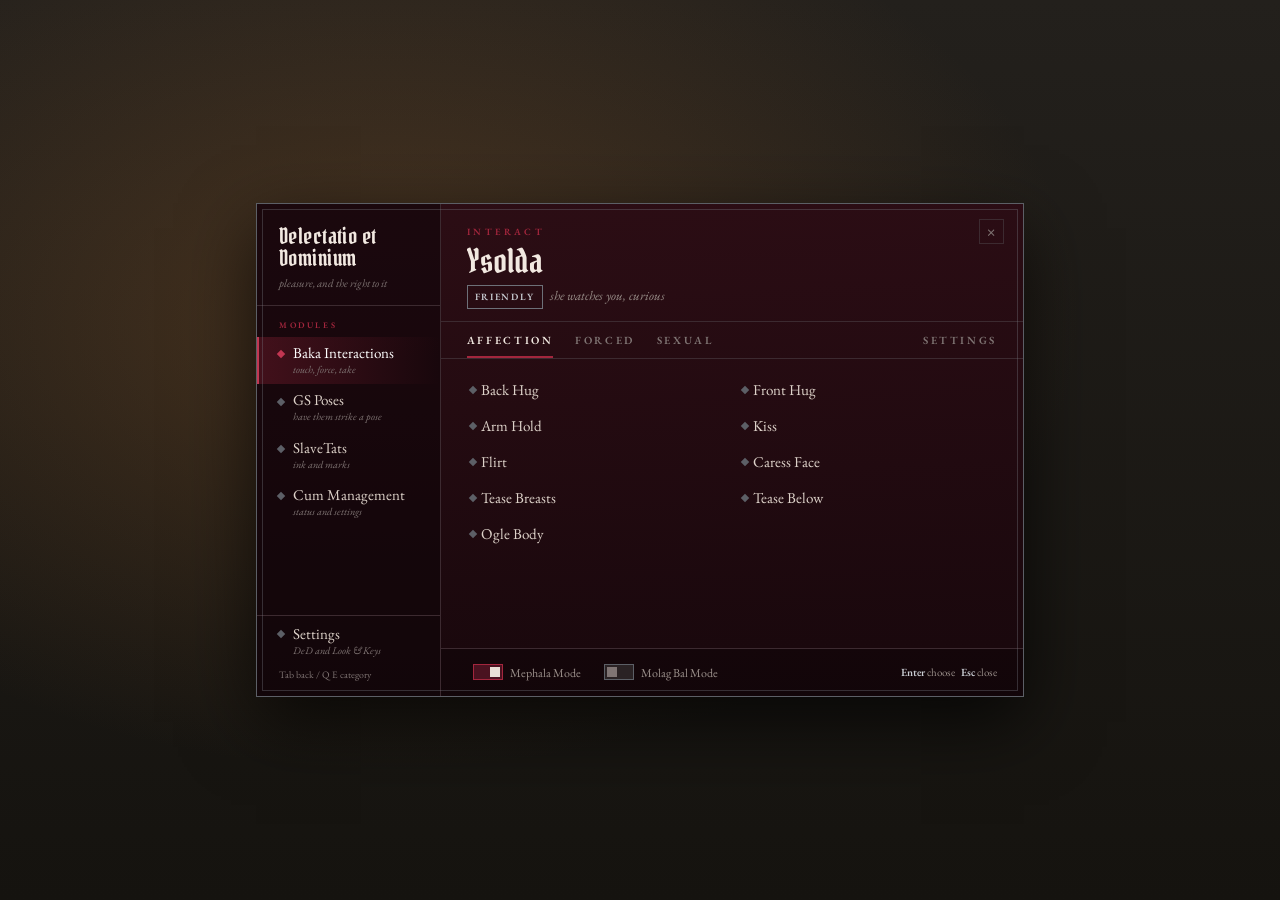
<file: Magelight/DeD/views/panel/index.html>
<!doctype html>
<html>
  <head>
    <meta charset="utf-8" />
    <title>DeD Panel</title>
    <script type="module" src="./assets/panel-Clhif5Eg.js"></script>
    <link rel="stylesheet" href="./assets/panel-CGvv1Tgl.css">
  </head>
  <body>
    <div id="root"></div>
  </body>
</html>
</file>
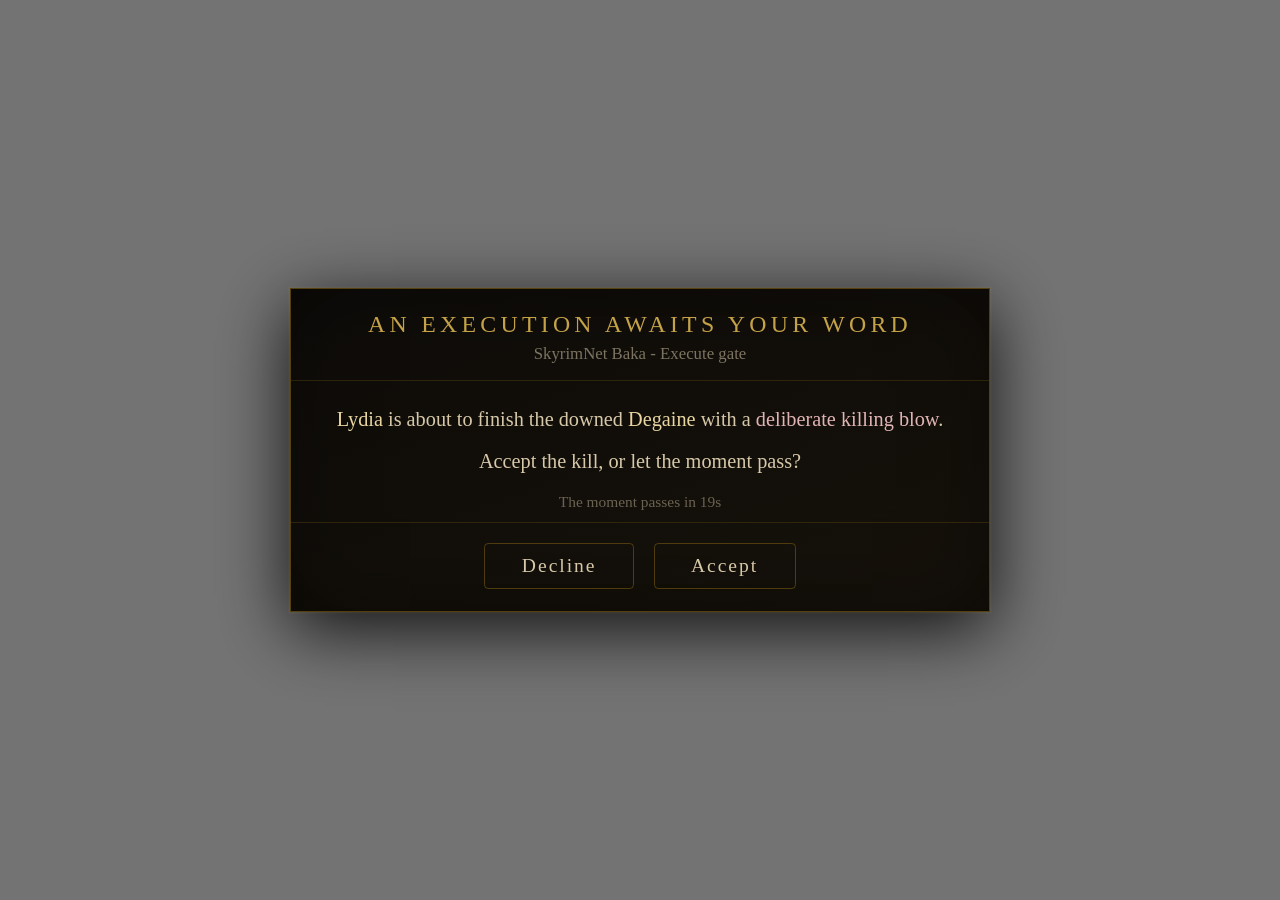
<file: Magelight/DeD/views/baka/execconfirm/index.html>
<!DOCTYPE html>
<html lang="en">
<head>
<meta charset="UTF-8">
<title>SNBaka Execute Confirm</title>
<style>
  *, *::before, *::after { box-sizing: border-box; margin: 0; padding: 0; user-select: none; }
  body { width: 100vw; height: 100vh; overflow: hidden; background: transparent;
         font-family: 'Palatino Linotype', 'Book Antiqua', Palatino, serif; }
  #backdrop { position: fixed; inset: 0; display: flex; align-items: center; justify-content: center;
              background: rgba(0,0,0,0.55); opacity: 0; pointer-events: none; transition: opacity .18s ease; }
  #backdrop.visible { opacity: 1; pointer-events: all; }
  #panel { zoom: 1.4; position: relative; min-width: 460px; max-width: 560px; width: 500px;
           display: flex; flex-direction: column;
           background: linear-gradient(160deg, rgba(10,8,5,.97) 0%, rgba(18,13,6,.97) 100%);
           border: 1px solid rgba(139,105,20,.55);
           box-shadow: 0 0 0 1px rgba(196,162,72,.08), 0 12px 48px rgba(0,0,0,.85), inset 0 0 60px rgba(0,0,0,.4);
           transform: translateY(-10px) scale(.99); opacity: 0; transition: transform .18s ease, opacity .18s ease; }
  #backdrop.visible #panel { transform: none; opacity: 1; }
  h1 { font-size: 17px; font-weight: normal; letter-spacing: .18em; text-transform: uppercase;
       color: #c4a248; padding: 16px 18px 4px; text-align: center; }
  .hint { font-size: 12px; color: rgba(214,200,168,.55); text-align: center; padding: 0 18px 12px;
          border-bottom: 1px solid rgba(139,105,20,.25); }
  .body { padding: 16px 20px 8px; }
  .line { font-size: 14.5px; color: #d6c8a8; text-align: center; line-height: 1.5; }
  .line .who { color: #e8d5a0; }
  .line .deed { color: #e0b4b4; }
  .timer { font-size: 11px; color: rgba(214,200,168,.45); text-align: center; padding-top: 12px; }
  .footer { display: flex; justify-content: center; gap: 14px; padding: 14px 16px 16px;
            border-top: 1px solid rgba(139,105,20,.25); }
  .btn { font-size: 14px; letter-spacing: .1em; color: #d6c8a8; padding: 8px 26px; border-radius: 3px;
         border: 1px solid rgba(139,105,20,.5); cursor: pointer; }
  .btn:hover { border-color: #c4a248; color: #e8d5a0; }
  .btn.deny:hover { border-color: rgba(180,80,80,.75); color: #e0b4b4; }
</style>
</head>
<body>
<div id="backdrop">
  <div id="panel">
    <h1>An Execution Awaits Your Word</h1>
    <div class="hint">SkyrimNet Baka - Execute gate</div>
    <div class="body">
      <div class="line"><span class="who" id="who-init">?</span> is about to finish the downed
        <span class="who" id="who-tgt">?</span> with a <span class="deed">deliberate killing blow</span>.</div>
      <div class="line" style="padding-top:8px;">Accept the kill, or let the moment pass?</div>
      <div class="timer" id="tmr"></div>
    </div>
    <div class="footer">
      <div class="btn deny" id="btn-decline">Decline</div>
      <div class="btn" id="btn-accept">Accept</div>
    </div>
  </div>
</div>
<script>
var CLOSE_MS = 20000, _t0 = 0, _tid = 0, _closed = false;

function _el(id) { return document.getElementById(id); }

// C++ entry: snbaka_open_execconfirm('Initiator Name', 'Target Name')
window.snbaka_open_execconfirm = function(iniName, tgtName) {
  _closed = false;
  _el('who-init').textContent = iniName || 'Someone';
  _el('who-tgt').textContent  = tgtName || 'someone';
  _el('backdrop').classList.add('visible');
  _t0 = Date.now();
  clearInterval(_tid);
  _tid = setInterval(function() {
    var left = Math.max(0, CLOSE_MS - (Date.now() - _t0));
    _el('tmr').textContent = left > 0 ? ('The moment passes in ' + Math.ceil(left / 1000) + 's')
                                      : '';
    if (left <= 0) _finish('-1');   // timeout: decline (Papyrus also runs its own bound)
  }, 250);
};

function _finish(v) {
  if (_closed) return;
  _closed = true;
  clearInterval(_tid);
  _el('tmr').textContent = '';
  _el('backdrop').classList.remove('visible');
  if (typeof window.snbaka_chose === 'function') window.snbaka_chose(v);
  else console.log('[SNBaka] execconfirm =', v, '(snbaka_chose unavailable in browser preview)');
}

_el('btn-accept').addEventListener('click',  function() { _finish('0'); });
_el('btn-decline').addEventListener('click', function() { _finish('-1'); });
_el('backdrop').addEventListener('click', function(e) { if (e.target.id === 'backdrop') _finish('-1'); });
document.addEventListener('keydown', function(e) {
  if (e.key === 'Escape')      { e.preventDefault(); _finish('-1'); }
  else if (e.key === 'Enter')  { e.preventDefault(); _finish('0'); }
});

// Browser preview (inert inside Skyrim: Magelight, formerly PrismaUI)
(function () {
  if (typeof window.snbaka_chose === 'function') return;          // bridge already injected
// [Magelight Phase 1] Magelight loads pages from their real path and installs window.__MAGELIGHT__
// before any page script, so that marker is the in-game test now (the PrismaUI file:///views/ test stays harmless).
  if ((location.href.indexOf('file:///views/') === 0 || typeof window.__MAGELIGHT__ === 'object')) return;      // [REV-161 fix 2.2] in-game PrismaUI:
  // the C++ bridge registers the snbaka_chose listener AFTER this page's scripts run,
  // so the typeof guard alone passes at page-load in-game and fired the stub popup
  // (the phantom "Lydia is about to finish Degaine" dialog). PrismaUI serves views
  // from file:///views/ -- a plain browser preview of the repo never does. Gate on that.
  window.snbaka_open_execconfirm('Lydia', 'Degaine');
})();
</script>
</body>
</html>
</file>
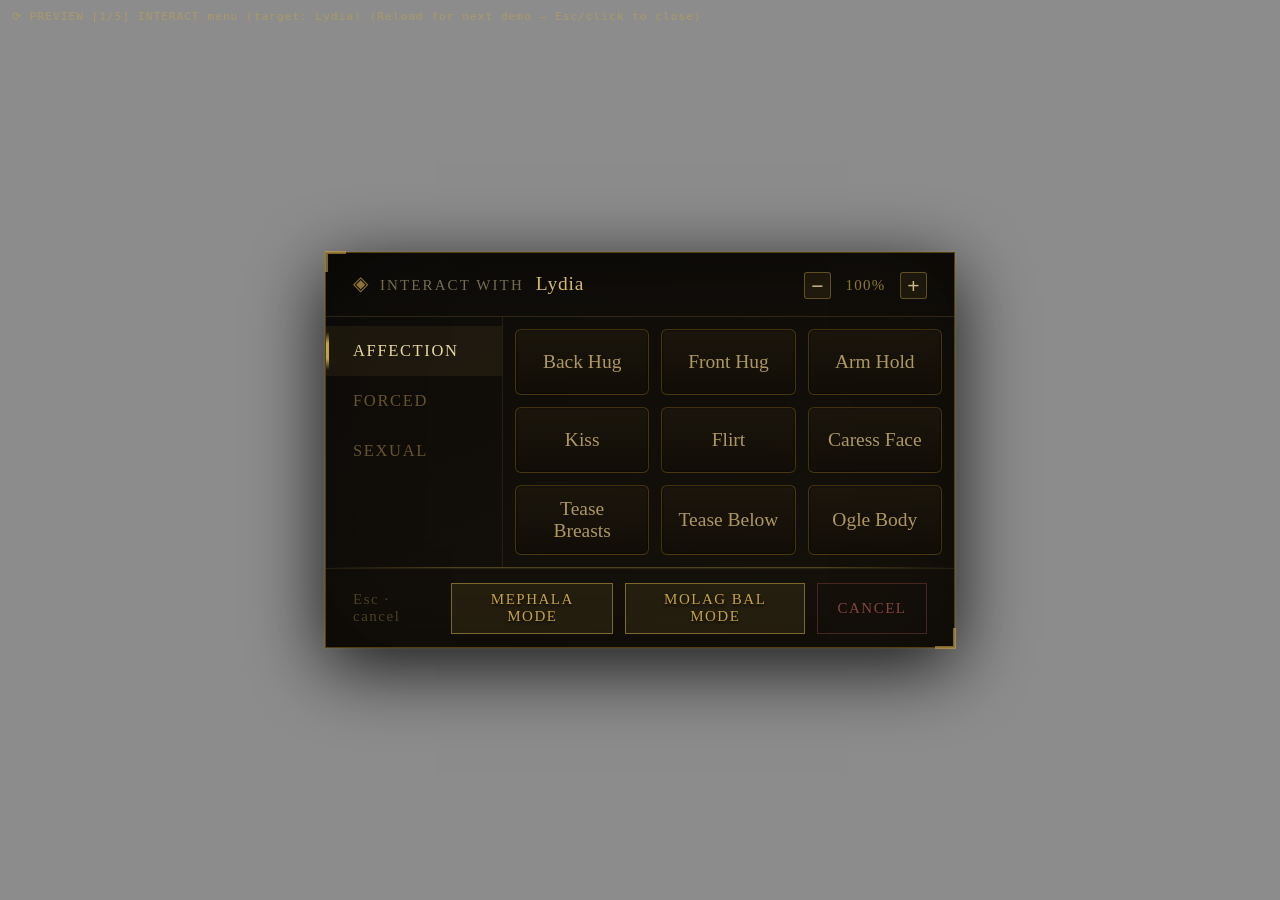
<file: Magelight/DeD/views/baka/menu/index.html>
<!DOCTYPE html>
<html lang="en">
<head>
  <meta charset="UTF-8">
  <meta name="viewport" content="width=device-width, initial-scale=1.0">
  <title>SNBaka Menu</title>
  <style>
    /* ── Reset ──────────────────────────────────────── */
    *, *::before, *::after {
      box-sizing: border-box;
      margin: 0; padding: 0;
      user-select: none;
    }

    body {
      width: 100vw; height: 100vh;
      overflow: hidden;
      background: transparent;
      font-family: 'Palatino Linotype', 'Book Antiqua', Palatino, serif;
    }

    /* ── Backdrop ────────────────────────────────────── */
    #backdrop {
      position: fixed; inset: 0;
      display: flex;
      align-items: center;
      justify-content: center;
      background: rgba(0, 0, 0, 0.45);
      opacity: 0;
      pointer-events: none;
      transition: opacity 0.22s ease;
    }
    #backdrop.visible {
      opacity: 1;
      pointer-events: all;
    }

    /* ── Panel ───────────────────────────────────────── */
    #panel {
      zoom: 1.5;
      position: relative;
      min-width: 380px;
      max-width: 460px;
      width: 420px;
      /* REV-150 3.1 (panel-width fix, JS/CSS only): the panel is WIDTH-fixed
         but its height was content-unbounded -- with the REV-147 no-target
         overlay row added on top of the greyed tab/action grid, the panel
         (scaled by `zoom`, base 1.5, user 0.6-2.0) can exceed the PrismaUI
         viewport, and body{overflow:hidden} then clips the FOOTER buttons
         off-screen (the dogfood finding: no-target panel "does not fit its
         buttons"). Fix = auto-height per content, viewport-capped: the cap
         divides by the live zoom factor so the SCALED panel never exceeds
         100vh; --sn-zoom is kept in sync with panel.style.zoom by
         snbakaApplyScale(). Targeted mode is unchanged (the cap only binds
         when content alone would overflow). */
      max-height: calc(100vh / var(--sn-zoom, 1.5));
      display: flex;
      flex-direction: column;
      background:
        linear-gradient(160deg,
          rgba(10, 8, 5, 0.97) 0%,
          rgba(18, 13, 6, 0.97) 100%);
      border: 1px solid rgba(139, 105, 20, 0.55);
      box-shadow:
        0 0 0 1px rgba(196, 162, 72, 0.08),
        0 12px 48px rgba(0, 0, 0, 0.85),
        inset 0 0 60px rgba(0, 0, 0, 0.4);
      transform: translateY(-10px) scale(0.99);
      opacity: 0;
      transition: transform 0.22s ease, opacity 0.22s ease;
    }
    #backdrop.visible #panel {
      transform: translateY(0) scale(1);
      opacity: 1;
    }

    /* REV-159 3.1 (dogfood fix; JS/CSS only): the no-target state is still
       too narrow (the REV-150 fix capped HEIGHT only). The no-target session
       gets an AUTO-WIDTH class: width follows content between widened
       bounds, so the "no target selected" overlay + mode footer render
       comfortably at any ui-scale. Targeted mode is UNCHANGED (fixed 420px).
       The max is zoom-safe the same way the height cap is: at the default
       zoom 1.5 the scaled panel stays inside a 100vw viewport. */
    #panel.no-target {
      width: auto;
      min-width: 460px;
      max-width: 600px;
    }

    /* Gold corner accents */
    #panel::before,
    #panel::after {
      content: '';
      position: absolute;
      width: 14px; height: 14px;
      border-color: rgba(196, 162, 72, 0.6);
      border-style: solid;
      pointer-events: none;
      z-index: 1;
    }
    #panel::before {
      top: -1px; left: -1px;
      border-width: 2px 0 0 2px;
    }
    #panel::after {
      bottom: -1px; right: -1px;
      border-width: 0 2px 2px 0;
    }

    /* ── Header ──────────────────────────────────────── */
    .panel-header {
      padding: 13px 18px 11px;
      border-bottom: 1px solid rgba(196, 162, 72, 0.18);
      display: flex;
      align-items: baseline;
      gap: 8px;
    }

    /* ── Window-size multiplier (UI scale) ── */
    .ui-scale {
      margin-left: auto;
      align-self: center;
      display: inline-flex;
      align-items: center;
      gap: 6px;
    }
    .ui-scale-btn {
      width: 18px; height: 18px;
      padding: 0;
      line-height: 15px;
      text-align: center;
      font-size: 14px;
      cursor: pointer;
      border-radius: 2px;
      color: rgba(220, 200, 150, 0.9);
      background: rgba(196, 162, 72, 0.08);
      border: 1px solid rgba(196, 162, 72, 0.40);
    }
    .ui-scale-btn:hover { background: rgba(196, 162, 72, 0.22); }
    .ui-scale-val {
      min-width: 34px;
      text-align: center;
      font-size: 10px;
      letter-spacing: .08em;
      color: rgba(196, 162, 72, 0.70);
      font-variant-numeric: tabular-nums;
    }
    .header-icon {
      color: rgba(196, 162, 72, 0.7);
      font-size: 13px;
      flex-shrink: 0;
    }
    .header-label {
      color: rgba(200, 185, 140, 0.55);
      font-size: 10px;
      letter-spacing: 0.14em;
      text-transform: uppercase;
    }
    .header-target {
      color: #d4b86a;
      font-size: 13px;
      letter-spacing: 0.04em;
      flex: 1;
    }

    /* ── INTERACT MODE layout ────────────────────────── */
    #mode-interact { display: flex; }

    /* Category tabs — left column */
    .tab-list {
      width: 118px;
      flex-shrink: 0;
      border-right: 1px solid rgba(196, 162, 72, 0.12);
      padding: 6px 0;
    }
    .tab {
      position: relative;
      padding: 10px 15px 10px 18px;
      color: rgba(160, 130, 70, 0.6);
      font-size: 11px;
      letter-spacing: 0.1em;
      text-transform: uppercase;
      cursor: pointer;
      transition: color 0.14s, background 0.14s;
    }
    .tab:hover {
      color: #c4a248;
      background: rgba(196, 162, 72, 0.04);
    }
    .tab.active {
      color: #e8d8a0;
      background: rgba(196, 162, 72, 0.08);
    }
    .tab.active::before {
      content: '';
      position: absolute;
      left: 0; top: 4px; bottom: 4px;
      width: 2px;
      background: linear-gradient(
        to bottom,
        transparent,
        #c4a248 30%,
        #c4a248 70%,
        transparent
      );
    }

    /* Action grid — right column: rectangular buttons, 2 per row */
    .action-list {
      flex: 1;
      min-height: 0;
      padding: 8px;
      display: grid;
      grid-template-columns: 1fr 1fr;
      gap: 8px;
      align-content: start;
      overflow-y: auto;
    }
    .action-item {
      position: relative;
      display: flex;
      align-items: center;
      justify-content: center;
      text-align: center;
      min-height: 44px;
      padding: 8px 10px;
      color: rgba(200, 175, 110, 0.85);
      font-size: 13px;
      cursor: pointer;
      border: 1px solid rgba(139, 105, 20, 0.4);
      border-radius: 4px;
      background: linear-gradient(180deg, rgba(34, 27, 14, 0.65), rgba(18, 14, 7, 0.65));
      box-shadow: inset 0 0 0 1px rgba(0, 0, 0, 0.25);
      transition: color 0.12s, border-color 0.12s, background 0.12s, transform 0.06s;
    }
    .action-item:hover, .action-item:focus {
      color: #f3e6b6;
      border-color: #c4a248;
      background: linear-gradient(180deg, rgba(58, 44, 18, 0.85), rgba(30, 22, 9, 0.85));
      outline: none;
    }
    .action-item:active { transform: translateY(1px); }
    /* QTE marker — small badge top-right so the player knows to be ready */
    .action-item .qte-badge {
      position: absolute;
      top: 3px;
      right: 4px;
      font-size: 8px;
      font-weight: 700;
      letter-spacing: 0.5px;
      color: #e6b34d;
      border: 1px solid rgba(230, 179, 77, 0.55);
      border-radius: 3px;
      padding: 0 3px;
      line-height: 12px;
      background: rgba(0, 0, 0, 0.35);
    }

    /* ── SEX SPANK / ENCOUNTER MODE ──────────────────── */
    #mode-sex, #mode-encounter {
      padding: 14px 18px 10px;
      display: flex;
      flex-direction: column;
      gap: 7px;
    }
    /* Encounter step progress dots */
    .enc-progress {
      display: flex;
      gap: 5px;
      margin-bottom: 4px;
    }
    .enc-dot {
      width: 22px; height: 3px;
      background: rgba(196, 162, 72, 0.18);
    }
    .enc-dot.done   { background: rgba(196, 162, 72, 0.7); }
    .enc-dot.active { background: #d4b86a; }
    .sex-label {
      color: rgba(160, 130, 70, 0.6);
      font-size: 10px;
      letter-spacing: 0.14em;
      text-transform: uppercase;
      margin-bottom: 3px;
    }
    .name-btn {
      display: block;
      width: 100%;
      padding: 9px 15px;
      background: rgba(196, 162, 72, 0.05);
      border: 1px solid rgba(196, 162, 72, 0.18);
      color: #c4a248;
      font-family: inherit;
      font-size: 13px;
      letter-spacing: 0.03em;
      text-align: left;
      cursor: pointer;
      transition: background 0.14s, border-color 0.14s, color 0.14s, padding-left 0.13s;
    }
    .name-btn:hover {
      background: rgba(196, 162, 72, 0.12);
      border-color: rgba(196, 162, 72, 0.45);
      color: #e8d8a0;
      padding-left: 19px;
    }
    /* "You" / "Yourself" button — cool silver tone */
    .name-btn.you-btn {
      border-color: rgba(140, 175, 210, 0.25);
      color: rgba(160, 195, 230, 0.8);
      background: rgba(140, 175, 210, 0.04);
    }
    .name-btn.you-btn:hover {
      background: rgba(140, 175, 210, 0.1);
      border-color: rgba(140, 175, 210, 0.5);
      color: #c0d8f0;
      padding-left: 19px;
    }

    /* ── REV-146a 4.2: ambient mode buttons restyled to MATCH THE PANEL ── */
    /* (dogfood finding: the old shared .btn styling rendered darker / hard
       to see against the panel). Same gold language as the accents + tabs. */
    #btn-mephala, #btn-molagbal {
      border: 1px solid rgba(196, 162, 72, 0.55);
      color: #c4a248;
      background: rgba(196, 162, 72, 0.10);
      text-shadow: 0 1px 2px rgba(0, 0, 0, 0.8);
    }
    #btn-mephala:hover, #btn-molagbal:hover {
      border-color: rgba(220, 185, 95, 0.85);
      color: #e6c35a;
      background: rgba(196, 162, 72, 0.22);
    }
    #btn-mephala:active, #btn-molagbal:active {
      background: rgba(196, 162, 72, 0.30);
    }

    /* ── REV-147 Feature B: live ON/OFF highlight (payload-pushed state) ── */
    /* Pushed from Papyrus via the DLL (window.snbakaSetModeStates, the
       SetGetUpCharge invoke pattern) at panel open and after every toggle. */
    #btn-mephala.on, #btn-molagbal.on {
      border-color: rgba(230, 195, 100, 0.95);
      color: #ecd28a;
      background: rgba(196, 162, 72, 0.30);
      box-shadow: 0 0 10px rgba(196, 162, 72, 0.35);
    }

    /* ── REV-147 Feature A: no-target session ("no target selected" overlay) ── */
    /* User ruling: power with no target opens the panel; all target-actions
       greyed + the overlay; the two ambient-mode buttons stay live. */
    /* REV-150 3.1: the interact row must be able to SHRINK (flex chain with
       min-height:0) so the panel cap converts an oversized action grid into
       an internal scroll instead of overflowing the footer. */
    .interact-row {
      display: flex;
      min-height: 0;
      flex: 1;
      overflow: hidden;
    }
    #mode-interact {
      display: flex;
      flex-direction: column;
      min-height: 0;
      overflow: hidden;
    }
    /* REV-150 3.1 no-target compaction: a no-target session renders the FULL
       greyed grid plus the overlay; compact the greyed rows so the ambient
       footer buttons sit inside the viewport without scrolling. Targeted
       sessions never match this selector - unchanged rendering. */
    #panel.no-target .action-item {
      min-height: 0;
      padding: 6px 8px;
      font-size: 11px;
    }
    #panel.no-target .tab {
      padding: 6px 15px 6px 18px;
    }
    #no-target-overlay {
      margin: 10px 18px 4px;
      padding: 7px 10px;
      border: 1px dashed rgba(196, 162, 72, 0.45);
      color: rgba(230, 195, 90, 0.85);
      background: rgba(196, 162, 72, 0.06);
      font-size: 11px;
      letter-spacing: 0.12em;
      text-transform: uppercase;
      text-align: center;
    }
    #panel.no-target .tab,
    #panel.no-target .action-item {
      opacity: 0.28;
      pointer-events: none;
    }

    /* ── Footer ──────────────────────────────────────── */
    .panel-footer {
      padding: 9px 18px;
      border-top: 1px solid rgba(196, 162, 72, 0.12);
      display: flex;
      align-items: center;
      justify-content: space-between;
      gap: 10px;
    }
    .footer-hint {
      color: rgba(100, 85, 50, 0.7);
      font-size: 10px;
      letter-spacing: 0.1em;
    }
    .footer-buttons {
      display: flex;
      gap: 8px;
    }
    .btn {
      padding: 5px 13px;
      font-family: inherit;
      font-size: 10px;
      letter-spacing: 0.1em;
      text-transform: uppercase;
      cursor: pointer;
      background: transparent;
      transition: border-color 0.14s, color 0.14s, background 0.14s;
    }
    #btn-back {
      border: 1px solid rgba(196, 162, 72, 0.25);
      color: rgba(160, 130, 70, 0.6);
    }
    #btn-back:hover {
      border-color: rgba(196, 162, 72, 0.6);
      color: #c4a248;
    }
    .btn-cancel {
      border: 1px solid rgba(170, 80, 80, 0.35);
      color: rgba(180, 90, 90, 0.7);
    }
    .btn-cancel:hover {
      border-color: rgba(210, 90, 90, 0.65);
      color: #c86868;
      background: rgba(200, 80, 80, 0.07);
    }

    /* ── Thin gold divider ───────────────────────────── */
    .gold-rule {
      height: 1px;
      background: linear-gradient(
        to right,
        transparent, rgba(196, 162, 72, 0.35) 20%,
        rgba(196, 162, 72, 0.35) 80%, transparent
      );
    }

    /* ── Utility ─────────────────────────────────────── */
    .hidden { display: none !important; }
  </style>
</head>
<body>

<div id="backdrop" onclick="onBackdropClick(event)">
  <div id="panel">

    <!-- ── Header ── -->
    <div class="panel-header">
      <span class="header-icon">◈</span>
      <span class="header-label" id="header-label">Interact</span>
      <span class="header-target" id="header-target"></span>
      <span class="ui-scale" title="Window size">
        <button class="ui-scale-btn" onclick="snbakaBumpScale(-1)">&minus;</button>
        <span class="ui-scale-val" id="ui-scale-val">100%</span>
        <button class="ui-scale-btn" onclick="snbakaBumpScale(1)">+</button>
      </span>
    </div>

    <!-- ══ INTERACT MODE ══ -->
    <div id="mode-interact" class="hidden">
      <!-- REV-147 Feature A: no-target overlay ("no target selected", user-ruled,
           register-cited, 17b precedent). Hidden unless the panel is in a no-target
           session; the tabs/actions below it grey out via #panel.no-target CSS.
           REV-150 3.1: the row uses the .interact-row class (was an inline
           display:flex) so the viewport-capped panel can shrink + scroll it. -->
      <div id="no-target-overlay" class="hidden">no target selected</div>
      <div class="interact-row">
        <div class="tab-list" id="tab-list"></div>
        <div class="action-list" id="action-list"></div>
      </div>
    </div>

    <!-- ══ SEX SPANK MODE ══ -->
    <div id="mode-sex" class="hidden">
      <div id="sex-list"></div>
    </div>

    <!-- ══ ENCOUNTER (SexLab setup) MODE ══ -->
    <div id="mode-encounter" class="hidden">
      <div class="enc-progress" id="enc-progress"></div>
      <div id="enc-list"></div>
    </div>

    <div class="gold-rule"></div>

    <!-- ── Footer ── -->
    <div class="panel-footer">
      <span class="footer-hint" id="footer-hint">Esc · cancel</span>
      <div class="footer-buttons">
        <!-- REV-145 3.6: ambient mode buttons (GS footer-button pattern -> SNBaka.* keys;
             blind send, Papyrus arbitrates: flips the StorageUtil mode flag + notification). -->
        <button class="btn" id="btn-mephala" onclick="toggleMephala()">Mephala Mode</button>
        <button class="btn" id="btn-molagbal" onclick="toggleMolagBal()">Molag Bal Mode</button>
        <button class="btn hidden" id="btn-back" onclick="goBack()">← Back</button>
        <button class="btn btn-cancel" onclick="cancel()">Cancel</button>
      </div>
    </div>

  </div>
</div>

<script>
// ════════════════════════════════════════════════════════════
//  ACTION TABLE
//  id maps directly to Papyrus _DispatchInteractAction(choice)
// ════════════════════════════════════════════════════════════
const BASE_CATEGORIES = [
  { id: 'affectionate', label: 'Affection' },
  { id: 'forced',       label: 'Forced'       },
  { id: 'sexual',       label: 'Sexual'       },
];
const BASE_ACTIONS = {
  affectionate: [
    { id: 0,  label: 'Back Hug'      },
    { id: 1,  label: 'Front Hug'     },
    { id: 24, label: 'Arm Hold'      },
    { id: 2,  label: 'Kiss'          },
    { id: 3,  label: 'Flirt'         },
    { id: 16, label: 'Caress Face'   },
    { id: 17, label: 'Tease Breasts' },
    { id: 18, label: 'Tease Below'   },
    { id: 12, label: 'Ogle Body'     },
  ],
  forced: [
    { id: 4,  label: 'Grab Hold',     qte: true },
    { id: 5,  label: 'Struggle',      qte: true },
    { id: 6,  label: 'Choke Behind',  qte: true },
    { id: 7,  label: 'Womb Hit'       },
    { id: 8,  label: 'Forced Kiss'    },
    { id: 13, label: 'Drunk Exploit', qte: true },
    { id: 14, label: 'Drug Food'      },
  ],
  sexual: [
    { id: 9,  label: 'Spank'         },
    { id: 10, label: 'Touch Chest'   },
    { id: 11, label: 'Examine'       },
    { id: 19, label: 'Suck Breasts'  },
    { id: 20, label: 'Suck Privates' },
    { id: 21, label: 'Play Privates' },
    { id: 15, label: 'Fondle'        },
    { id: 22, label: 'Investigate'   },
    { id: 23, label: 'Inspect'       },
  ],
};

// Downed-victim-only actions (Escalate/HelpUp/Execute/Tie/etc). IDs stay 0-7, UNCHANGED wire
// contract with Papyrus _DispatchDownedAction's own top-level 0-7 handling. When this list is
// merged alongside the regular paired-animation tabs (see snbaka_open_downed below), those other
// tabs get +100 added to their ids so a single numeric choice can never collide between the two
// ranges — Papyrus routes anything >= 100 straight back into the normal interact dispatcher.
const DOWNED_ACTIONS = [
  { id: 0, label: 'Choke Down'  },
  { id: 1, label: 'Investigate' },
  { id: 2, label: 'Inspect'     },
  { id: 3, label: 'Stand Back'  },
  { id: 4, label: 'Help Up'     },
  { id: 5, label: 'Execute'     },
  { id: 6, label: 'Tie Up'      },
  { id: 7, label: 'Untie'       },
  // REV-74 rider 1 — tattoo service entries. UNCONDITIONAL affordance (ruling ②B): the host
  // shows them always; the service handles SlaveTats absence gracefully (empty-state picker /
  // silent no-op). Papyrus handles 8/9; the DLL's numeric pipe is untouched.
  { id: 8, label: 'Apply Tattoo' },
  { id: 9, label: 'Remove Tattoos' },
  // REV-144 — the Strip action (baka-module.md REV-134e spec + REV-136 rulings
  // (i)(a)/(ii)(b)/(iii); built this rev, BEFORE the daemon, so the action pool is
  // complete at daemon launch). id 10 strips the downed victim (player-clicked, ungated);
  // id 11 "Allow to dress" (renamed REV-146a Task 10, user-authored verbatim) restores ONLY our tracked queue (restore OFF by default after
  // the strip — it stays off until this tile activates it). Same unconditional-affordance
  // contract as 8/9 (ruling ②B): the button list is host surface; Papyrus handles
  // empty-state refusals reason-coded. The DLL's numeric pipe is untouched (ids 10/11
  // sit below the +100 regular-pick offset).
  { id: 10, label: 'Strip'         },
  { id: 11, label: 'Allow to dress' },
  // REV-164 (Issue #3, user ruling): the "Force Tattoo" tile (id 12) is
  // RETIRED from the panel -- the LLM lane (ApplyTattoo action, now
  // downed-gated + decoupled from the configured-set requirement per the
  // REV-164 why-trace) and the gated AI-aggressor daemon lane cover both
  // remaining surfaces; the tile was the silent-[noset] failure surface.
  // The DLL's numeric pipe is untouched (id 12 simply no longer ships).
];

// In-combat "Grapple" menu — shown instead of the normal interact menu when the target is hostile
// and actively fighting the caster. Local id space (this dispatcher never sees the normal menu's
// ids, no collision to avoid). Struggle was dropped after live feedback (too slow, visually wrong
// for a decisive takedown) in favor of Subdue, which isn't offered anywhere else. Drunk Exploit,
// Grab Hold, and creatures are deliberately never offered here.
const MIDCOMBAT_ACTIONS = [
  { id: 0, label: 'Subdue',       qte: true },
  { id: 1, label: 'Choke Behind', qte: true },
];

// Mutable "current" tables the tab renderer reads — reset per-open by snbaka_open_interact /
// snbaka_open_downed below, so _buildTabs()/_selectTab() need no mode-awareness of their own.
let CATEGORIES = BASE_CATEGORIES;
let ACTIONS    = BASE_ACTIONS;

// ════════════════════════════════════════════════════════════
//  SEX SPANK CHOICE ENCODING (sent to Papyrus as int string)
//   0, 1, 2     → spank sceneNPCs[0/1/2]
//   10, 11, 12  → sceneNPCs[0/1/2] spanks player
//   13          → player self-spank
//  -1           → cancel
// ════════════════════════════════════════════════════════════

// ════════════════════════════════════════════════════════════
//  STATE
// ════════════════════════════════════════════════════════════
let g_mode          = null;    // 'interact' | 'sexspank' | 'encounter'
let g_noTarget      = false;   // REV-147 Feature A: no-target session (interact panel)
let g_activeTab     = 'affectionate';
let g_sexNames      = [];
let g_playerInScene = false;
let g_sexPhase      = 'who';   // 'who' | 'bywhom'

// ── Encounter (SexLab setup) wizard ──────────────────────────
// Result is sent to Papyrus as "role;intensity;flavor;type" (or "cancel"),
// split there with StringUtil.Split.  One pick per step.
const ENC_STEPS = [
  { key:'role', label:'Who takes whom?', opts:[
      { v:'i_take_them',  t:'I take them'   },
      { v:'they_take_me', t:'They take me'  },
      { v:'together',     t:'Together'      } ] },
  { key:'intensity', label:'How?', opts:[
      { v:'loving', t:'Loving'  },
      { v:'normal', t:'Normal'  },
      { v:'rough',  t:'Rough'   },
      { v:'brutal', t:'Brutal'  } ] },
  { key:'flavor', label:'Circumstance', opts:[
      { v:'none',        t:'(Nothing special)' },
      { v:'drugged',     t:'Drugged'           },
      { v:'blackmail',   t:'Blackmail'         },
      { v:'power',       t:'Abuse of power'    },
      { v:'degrading',   t:'Degrading'         },
      { v:'gagged',      t:'Gagged / silenced' },
      { v:'threatening', t:'Threatening'       } ] },
  { key:'type', label:'Act', opts:[
      { v:'vaginal', t:'Vaginal' },
      { v:'anal',    t:'Anal'    },
      { v:'oral',    t:'Oral'    },
      { v:'painal',  t:'Painal'  } ] },
];
let g_encStep   = 0;
let g_encChoice = {};

// ════════════════════════════════════════════════════════════
//  ENTRY POINTS  — called from C++ via PrismaUI.Invoke()
//
//  Usage from C++:
//    prisma->Invoke(view, "window.snbaka_open_interact('Lydia')");
//    prisma->Invoke(view, "window.snbaka_open_sexspank('{\"names\":[\"Lydia\",\"Serana\"],\"playerInScene\":true}')");
// ════════════════════════════════════════════════════════════

window.snbaka_open_interact = function(targetName) {
  g_mode = 'interact';
  // REV-147 Feature A: empty/null targetName = the no-target session (power
  // pressed with nobody on the crosshair). targetName is the ONLY target-context
  // field this entry reads (header-target text, already null-guarded below); all
  // grey-out/overlay state derives from it. The ambient-mode footer buttons stay
  // live in this session.
  g_noTarget = !targetName;
  CATEGORIES = BASE_CATEGORIES;
  ACTIONS    = BASE_ACTIONS;
  _el('header-label').textContent = 'Interact with';
  _el('header-target').textContent = targetName || '';
  _el('panel').classList.toggle('no-target', g_noTarget);
  if (g_noTarget) _show('no-target-overlay'); else _hide('no-target-overlay');
  _show('mode-interact');
  _hide('mode-sex');
  _hide('mode-encounter');
  _hide('btn-back');
  _el('footer-hint').textContent = 'Esc · cancel';
  _buildTabs();
  _selectTab('affectionate');
  _open();
};

window.snbaka_open_sexspank = function(json) {
  const data = (typeof json === 'string') ? JSON.parse(json) : json;
  g_noTarget = false;                              // REV-147 Feature A
  _el('panel').classList.remove('no-target');
  _hide('no-target-overlay');
  g_sexNames      = Array.isArray(data.names) ? data.names : [];
  g_playerInScene = !!data.playerInScene;
  g_sexPhase      = 'who';
  g_mode          = 'sexspank';
  _el('header-label').textContent = 'During sex';
  _el('header-target').textContent = '';
  _hide('mode-interact');
  _show('mode-sex');
  _hide('btn-back');
  _renderSexWho();
  _open();
};

// json: {"aggressor":"Bjorn","victim":"Lydia"}  (names are display-only)
window.snbaka_open_encounter = function(json) {
  let data = {};
  try { data = (typeof json === 'string') ? JSON.parse(json) : (json || {}); } catch(e) {}
  g_noTarget = false;                              // REV-147 Feature A
  _el('panel').classList.remove('no-target');
  _hide('no-target-overlay');
  g_mode      = 'encounter';
  g_encStep   = 0;
  g_encChoice = {};
  _el('header-label').textContent  = 'Encounter';
  _el('header-target').textContent = (data.aggressor || '') + (data.victim ? ' › ' + data.victim : '');
  _hide('mode-interact');
  _hide('mode-sex');
  _show('mode-encounter');
  _renderEncStep();
  _open();
};

// targetName = victim display name. Merged menu: a "Down" tab (Escalate/HelpUp/Execute/Tie/etc,
// shown first/active) PLUS every regular paired-animation tab, exactly like the not-downed
// interact menu — a downed victim can have ANY action done to them, not just the downed-only set.
// Reuses the same tabbed #mode-interact layout as snbaka_open_interact; only the CATEGORIES/
// ACTIONS tables differ. Picks still dispatch through _choose -> _DispatchDownedAction: ids 0-7
// are the Down tab (unchanged wire contract), ids >= 100 are a regular action + 100 (Papyrus
// subtracts it back off and forwards to the normal interact dispatcher).
window.snbaka_open_downed = function(targetName) {
  g_mode = 'downed';
  g_noTarget = false;                              // REV-147 Feature A
  _el('panel').classList.remove('no-target');
  _hide('no-target-overlay');

  const offsetActions = {};
  BASE_CATEGORIES.forEach(cat => {
    offsetActions[cat.id] = BASE_ACTIONS[cat.id].map(a => ({ id: a.id + 100, label: a.label, qte: a.qte }));
  });
  CATEGORIES = [{ id: 'down', label: 'Down' }, ...BASE_CATEGORIES];
  ACTIONS    = Object.assign({ down: DOWNED_ACTIONS }, offsetActions);

  _el('header-label').textContent  = 'Downed';
  _el('header-target').textContent = targetName || '';
  _show('mode-interact');
  _hide('mode-sex');
  _hide('mode-encounter');
  _hide('btn-back');
  _el('footer-hint').textContent = 'Esc · stay down';
  _buildTabs();
  _selectTab('down');
  _open();
};

// targetName = the hostile target's display name. Small standalone menu (not a merge — no offset
// math needed, unlike snbaka_open_downed above): just the curated in-combat grapple actions. Picks
// dispatch through the same _choose -> _DispatchMidCombatAction, ids unchanged from BASE_ACTIONS.
window.snbaka_open_midcombat = function(targetName) {
  g_mode = 'midcombat';
  g_noTarget = false;                              // REV-147 Feature A
  _el('panel').classList.remove('no-target');
  _hide('no-target-overlay');

  CATEGORIES = [{ id: 'grapple', label: 'Grapple' }];
  ACTIONS    = { grapple: MIDCOMBAT_ACTIONS };

  _el('header-label').textContent  = 'Grapple';
  _el('header-target').textContent = targetName || '';
  _show('mode-interact');
  _hide('mode-sex');
  _hide('mode-encounter');
  _hide('btn-back');
  _el('footer-hint').textContent = 'Esc · cancel';
  _buildTabs();
  _selectTab('grapple');
  _open();
};

function _renderEncStep() {
  const step = ENC_STEPS[g_encStep];

  // progress dots
  const prog = _el('enc-progress');
  prog.innerHTML = '';
  ENC_STEPS.forEach((s, idx) => {
    const d = document.createElement('div');
    d.className = 'enc-dot' + (idx < g_encStep ? ' done' : (idx === g_encStep ? ' active' : ''));
    prog.appendChild(d);
  });

  const el = _el('enc-list');
  el.innerHTML = '';
  const lbl = document.createElement('div');
  lbl.className = 'sex-label';
  lbl.textContent = step.label;
  el.appendChild(lbl);

  step.opts.forEach(opt => {
    const btn = document.createElement('button');
    btn.className = 'name-btn';
    btn.textContent = opt.t;
    btn.tabIndex = 0;
    btn.onclick = () => _encPick(opt.v);
    el.appendChild(btn);
  });

  if (g_encStep > 0) { _show('btn-back'); } else { _hide('btn-back'); }
  _el('footer-hint').textContent = (g_encStep > 0 ? 'Esc / Back · back' : 'Esc · cancel');
}

function _encPick(v) {
  g_encChoice[ENC_STEPS[g_encStep].key] = v;
  if (g_encStep < ENC_STEPS.length - 1) {
    g_encStep += 1;
    _renderEncStep();
  } else {
    const spec = [g_encChoice.role, g_encChoice.intensity, g_encChoice.flavor, g_encChoice.type].join(';');
    _close();
    _sendChoice(spec);
  }
}

function _encBack() {
  if (g_encStep > 0) {
    g_encStep -= 1;
    _renderEncStep();
  } else {
    cancel();
  }
}

// ════════════════════════════════════════════════════════════
//  INTERACT MODE
// ════════════════════════════════════════════════════════════

function _buildTabs() {
  const el = _el('tab-list');
  el.innerHTML = '';
  CATEGORIES.forEach(cat => {
    const div = document.createElement('div');
    div.className = 'tab' + (cat.id === g_activeTab ? ' active' : '');
    div.textContent = cat.label;
    div.tabIndex = 0;
    div.onclick = () => _selectTab(cat.id);
    el.appendChild(div);
  });
}

function _selectTab(catId) {
  g_activeTab = catId;
  _buildTabs();

  const el = _el('action-list');
  el.innerHTML = '';
  const items = ACTIONS[catId] || [];
  el.style.gridTemplateColumns = 'repeat(' + _gridCols(items.length) + ', 1fr)';
  items.forEach(action => {
    const div = document.createElement('div');
    div.className = 'action-item';
    let html = `<span>${action.label}</span>`;
    if (action.qte) html += `<span class="qte-badge" title="Has a reaction QTE">QTE</span>`;
    div.innerHTML = html;
    div.tabIndex = 0;
    div.onclick = () => _choose(action.id);
    el.appendChild(div);
  });
}

// Near-square grid: columns = ceil(sqrt(n)) so a tab fills a compact block instead of a tall
// 2-wide column you have to wheel through.  4->2x2, 6->3x2, 7/8/9->3 cols (last row may be short).
function _gridCols(n) {
  return n <= 1 ? 1 : Math.ceil(Math.sqrt(n));
}

// ════════════════════════════════════════════════════════════
//  SEX SPANK MODE
// ════════════════════════════════════════════════════════════

function _renderSexWho() {
  g_sexPhase = 'who';
  _hide('btn-back');
  _el('footer-hint').textContent = 'Esc · cancel';

  const el = _el('sex-list');
  el.innerHTML = '';

  const lbl = document.createElement('div');
  lbl.className = 'sex-label';
  lbl.textContent = 'Spank who?';
  el.appendChild(lbl);

  g_sexNames.forEach((name, i) => {
    const btn = document.createElement('button');
    btn.className = 'name-btn';
    btn.textContent = name;
    btn.onclick = () => _choose(i);   // 0, 1, 2
    el.appendChild(btn);
  });

  if (g_playerInScene) {
    const btn = document.createElement('button');
    btn.className = 'name-btn you-btn';
    btn.textContent = 'You  (receive)';
    btn.onclick = () => _renderSexByWhom();
    el.appendChild(btn);
  }
}

function _renderSexByWhom() {
  g_sexPhase = 'bywhom';
  _show('btn-back');
  _el('footer-hint').textContent = 'Esc / Tab · back';

  const el = _el('sex-list');
  el.innerHTML = '';

  const lbl = document.createElement('div');
  lbl.className = 'sex-label';
  lbl.textContent = 'Spanked by who?';
  el.appendChild(lbl);

  g_sexNames.forEach((name, i) => {
    const btn = document.createElement('button');
    btn.className = 'name-btn';
    btn.textContent = name;
    btn.onclick = () => _choose(10 + i);  // 10, 11, 12
    el.appendChild(btn);
  });

  const self = document.createElement('button');
  self.className = 'name-btn you-btn';
  self.textContent = 'Yourself';
  self.onclick = () => _choose(13);
  el.appendChild(self);
}

function sexBack() {
  _renderSexWho();
}

// ════════════════════════════════════════════════════════════
//  RESULT / CLOSE
// ════════════════════════════════════════════════════════════

function _choose(id) {
  // REV-147 Feature A: a no-target session never dispatches target-actions (the
  // grey-out already blocks pointer events; this guards keyboard/Enter paths).
  // Papyrus-side _DispatchInteractAction refuses any that slip through anyway.
  if (g_noTarget) return;
  _close();
  _sendChoice(String(id));
}

function cancel() {
  const enc = (g_mode === 'encounter');
  _close();
  // Encounter cancel sends "cancel" so Papyrus can release the victim and tell
  // SkyrimNet the aggressor changed their mind; other modes send -1.
  _sendChoice(enc ? 'cancel' : '-1');
}

// Back button / Esc routing per mode.
function goBack() {
  if (g_mode === 'encounter') { _encBack(); return; }
  if (g_mode === 'sexspank' && g_sexPhase === 'bywhom') { _renderSexWho(); return; }
  cancel();
}

function _sendChoice(value) {
  try {
    window.snbaka_chose(value);
  } catch(e) {
    console.log('[SNBaka] choice =', value, '(snbaka_chose unavailable in browser preview)');
  }
}

// ── REV-146a 4.2: ambient mode toggles (GS footer-button pattern) ────────────────
// DISPATCH FIX (finding: both buttons dispatched a back hug): the REV-145
// string sends ('mephalatoggle'/'molagbaltoggle') fell into the DLL's NUMERIC
// choice pipe and coerced to 0 = BackHug. Fixed: numeric reserved ids 900/901.
// REV-147 Feature B: the DLL now intercepts 900/901 BEFORE the modal unfocus/
// hide path, so the menu GENUINELY stays open ("both modes toggled in one
// visit" is now true bridge-side too), and the new ON/OFF highlight state is
// pushed back via window.snbakaSetModeStates below (at panel open + per toggle).
function toggleMephala() {
  _sendChoice('900');
}
function toggleMolagBal() {
  _sendChoice('901');
}

// ── REV-147 Feature B: mode-button live state, pushed from Papyrus via the DLL ──
// Payload surface: window.snbakaSetModeStates(mephala, molagbal) - the proven
// Invoke/payload pattern (SetGetUpCharge shape), invoked on the menu view.
// mephala/molagbal are the authoritative Papyrus flags (SNBaka.MephalaMode /
// SNBaka.MolagBalMode); we only mirror them into the footer buttons' .on class.
window.snbakaSetModeStates = function(mephala, molagbal) {
  const m = document.getElementById('btn-mephala');
  const b = document.getElementById('btn-molagbal');
  if (m) m.classList.toggle('on', !!mephala);
  if (b) b.classList.toggle('on', !!molagbal);
};

// ════════════════════════════════════════════════════════════
//  OPEN / CLOSE ANIMATION
// ════════════════════════════════════════════════════════════

// ════════════════════════════════════════════════════════════
//  WINDOW-SIZE MULTIPLIER  (UI scale)
//  Scales the #panel via its `zoom`. Persisted in localStorage,
//  applied on every open. No Papyrus/DLL involvement.
// ════════════════════════════════════════════════════════════
const SNBAKA_SCALE_KEY  = 'snbaka_ui_scale';
const SNBAKA_BASE_ZOOM  = 1.5;   // must match the #panel base `zoom` in CSS
const SNBAKA_SCALE_MIN  = 0.6;
const SNBAKA_SCALE_MAX  = 2.0;
const SNBAKA_SCALE_STEP = 0.1;

function snbakaGetScale() {
  let v = parseFloat(localStorage.getItem(SNBAKA_SCALE_KEY));
  if (!isFinite(v)) v = 1.0;
  return Math.min(SNBAKA_SCALE_MAX, Math.max(SNBAKA_SCALE_MIN, v));
}

function snbakaApplyScale() {
  const s = snbakaGetScale();
  const panel = document.getElementById('panel');
  if (panel) {
    panel.style.zoom = (SNBAKA_BASE_ZOOM * s).toFixed(3);
    // REV-150 3.1: keep the panel's viewport cap in step with the live zoom
    // (the cap divides 100vh by this factor; see the #panel CSS comment).
    panel.style.setProperty('--sn-zoom', (SNBAKA_BASE_ZOOM * s).toFixed(3));
  }
  const val = document.getElementById('ui-scale-val');
  if (val) val.textContent = Math.round(s * 100) + '%';
}

function snbakaBumpScale(dir) {
  let s = snbakaGetScale() + dir * SNBAKA_SCALE_STEP;
  s = Math.min(SNBAKA_SCALE_MAX, Math.max(SNBAKA_SCALE_MIN, Math.round(s * 100) / 100));
  localStorage.setItem(SNBAKA_SCALE_KEY, String(s));
  snbakaApplyScale();
}

// Apply the saved scale once at load (panel exists from the start, just hidden).
snbakaApplyScale();

function _open() {
  snbakaApplyScale();
  document.getElementById('backdrop').classList.add('visible');
}

function _close() {
  const bd = document.getElementById('backdrop');
  bd.classList.remove('visible');
  setTimeout(() => {
    g_mode = null;
    _hide('mode-interact');
    _hide('mode-sex');
    _hide('mode-encounter');
    _hide('btn-back');
  }, 230);
}

// ════════════════════════════════════════════════════════════
//  KEYBOARD
// ════════════════════════════════════════════════════════════

document.addEventListener('keydown', e => {
  if (!g_mode) return;

  if (e.key === 'Escape') {
    e.preventDefault();
    if (g_mode === 'encounter') {
      _encBack();
    } else if (g_mode === 'sexspank' && g_sexPhase === 'bywhom') {
      _renderSexWho();
    } else {
      cancel();
    }
    return;
  }

  if (e.key === 'Enter') {
    const focused = document.activeElement;
    if (focused && focused !== document.body) {
      e.preventDefault();
      focused.click();
    }
    return;
  }

  if (e.key === 'Tab') {
    if (g_mode === 'sexspank' && g_sexPhase === 'bywhom') {
      e.preventDefault();
      _renderSexWho();
    }
    // Otherwise let browser cycle focus through tabindex elements naturally
  }
});

// Click outside the panel → cancel
function onBackdropClick(e) {
  if (e.target === document.getElementById('backdrop')) cancel();
}

// ════════════════════════════════════════════════════════════
//  HELPERS
// ════════════════════════════════════════════════════════════

function _el(id)   { return document.getElementById(id); }
function _show(id) { _el(id).classList.remove('hidden'); }
function _hide(id) { _el(id).classList.add('hidden'); }

// ════════════════════════════════════════════════════════════
//  BROWSER PREVIEW  — auto-opens when loaded via file:// or localhost.
//  This block is completely inert inside Skyrim (Magelight; formerly PrismaUI).
// ════════════════════════════════════════════════════════════
(function browserPreview() {
  const inSkyrim = typeof window.snbaka_chose === 'function'
// [Magelight Phase 1] Magelight loads pages from their real path and installs window.__MAGELIGHT__
// before any page script, so that marker is the in-game test now (the PrismaUI file:///views/ test stays harmless).
    || (location.href.indexOf('file:///views/') === 0 || typeof window.__MAGELIGHT__ === 'object');   // [REV-161 fix 2.2] in-game PrismaUI
  // (the bridge injects snbaka_chose after page-load, so the typeof test alone passes
  // at page-load in-game; PrismaUI serves views from file:///views/ -- gate on that)
  if (inSkyrim) return;

  // Cycle through demos on each page load using sessionStorage
  const demos = [
    () => snbaka_open_interact("Lydia"),
    () => snbaka_open_sexspank({ names: ["Lydia"],                    playerInScene: true  }),
    () => snbaka_open_sexspank({ names: ["Lydia", "Serana"],          playerInScene: true  }),
    () => snbaka_open_sexspank({ names: ["Lydia", "Serana", "Rikke"], playerInScene: false }),
    () => snbaka_open_encounter({ aggressor: "Bjorn", victim: "Lydia" }),
  ];
  const LABELS = [
    "INTERACT menu  (target: Lydia)",
    "SEX SPANK — 1 NPC + You",
    "SEX SPANK — 2 NPCs + You",
    "SEX SPANK — 3 NPCs, player not in scene",
    "ENCOUNTER wizard  (Bjorn › Lydia)",
  ];

  let idx = parseInt(sessionStorage.getItem('snbaka_demo') || '0', 10) % demos.length;

  // Show a small cycling label in the top-left corner
  const label = document.createElement('div');
  label.style.cssText = [
    'position:fixed', 'top:10px', 'left:12px',
    'color:rgba(196,162,72,0.55)', 'font-size:11px',
    'letter-spacing:.1em', 'font-family:monospace',
    'pointer-events:none', 'z-index:9999'
  ].join(';');
  label.textContent = '⟳ PREVIEW  [' + (idx+1) + '/' + demos.length + ']  ' + LABELS[idx]
                    + '   (Reload for next demo — Esc/click to close)';
  document.body.appendChild(label);

  // Advance index for next reload
  sessionStorage.setItem('snbaka_demo', String((idx + 1) % demos.length));

  // Open after a tick so the DOM is fully ready
  setTimeout(() => demos[idx](), 50);
})();
</script>
</body>
</html>
</file>
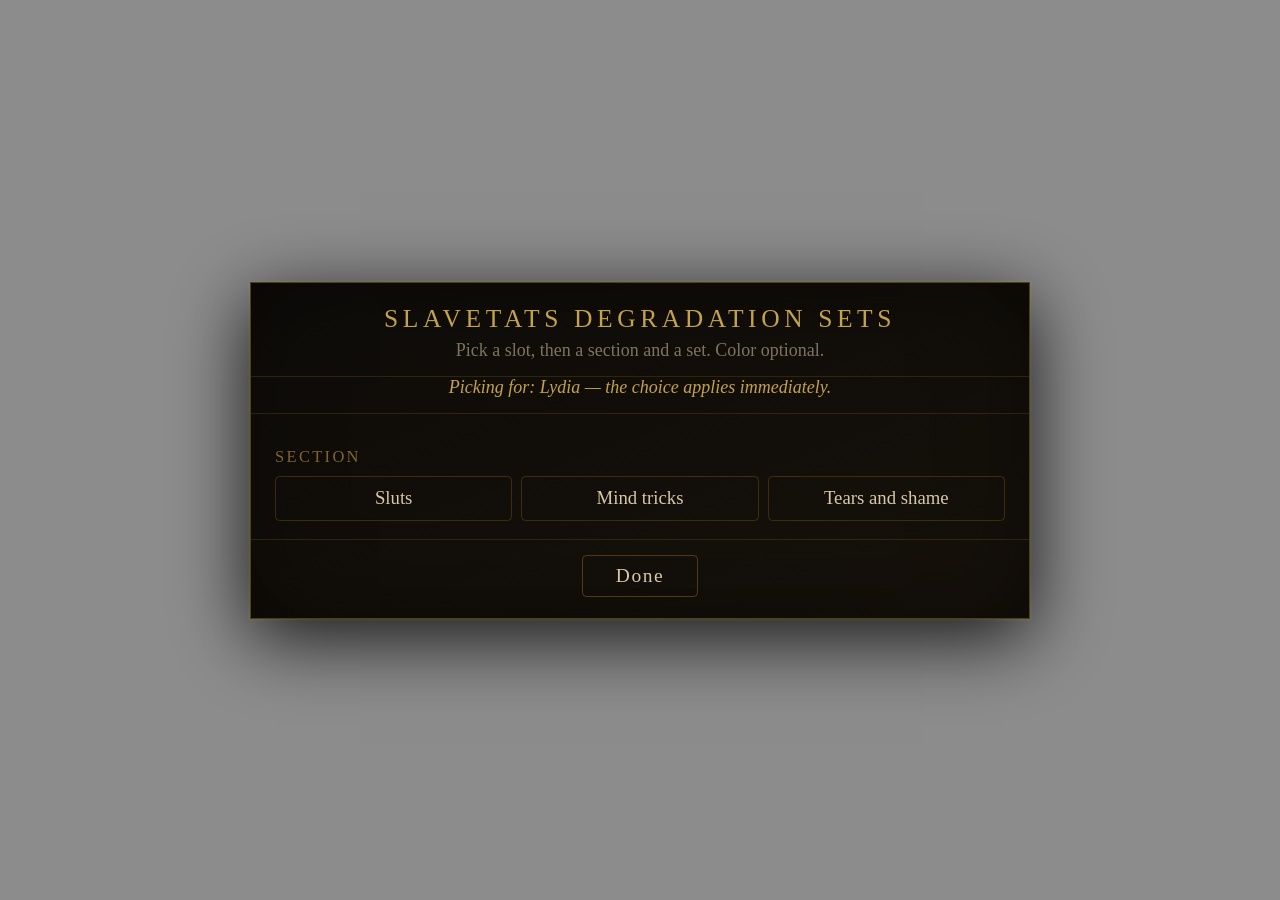
<file: Magelight/DeD/views/slavetats/picker/index.html>
<!DOCTYPE html>
<html lang="en">
<head>
<meta charset="UTF-8">
<title>SNBaka SlaveTats</title>
<style>
  *, *::before, *::after { box-sizing: border-box; margin: 0; padding: 0; user-select: none; }
  body { width: 100vw; height: 100vh; overflow: hidden; background: transparent;
         font-family: 'Palatino Linotype', 'Book Antiqua', Palatino, serif; }
  #backdrop { position: fixed; inset: 0; display: flex; align-items: center; justify-content: center;
              background: rgba(0,0,0,0.45); opacity: 0; pointer-events: none; transition: opacity .22s ease; }
  #backdrop.visible { opacity: 1; pointer-events: all; }
  #panel { zoom: 1.5; position: relative; min-width: 480px; max-width: 560px; width: 520px;
           max-height: 88vh; display: flex; flex-direction: column;
           background: linear-gradient(160deg, rgba(10,8,5,.97) 0%, rgba(18,13,6,.97) 100%);
           border: 1px solid rgba(139,105,20,.55);
           box-shadow: 0 0 0 1px rgba(196,162,72,.08), 0 12px 48px rgba(0,0,0,.85), inset 0 0 60px rgba(0,0,0,.4);
           transform: translateY(-10px) scale(.99); opacity: 0; transition: transform .22s ease, opacity .22s ease; }
  #backdrop.visible #panel { transform: none; opacity: 1; }
  h1 { font-size: 17px; font-weight: normal; letter-spacing: .18em; text-transform: uppercase;
       color: #c4a248; padding: 14px 18px 4px; text-align: center; }
  .hint { font-size: 12px; color: rgba(214,200,168,.55); text-align: center; padding: 0 18px 10px;
          border-bottom: 1px solid rgba(139,105,20,.25); }
  #mode-banner { color: #c4a248; font-style: italic; }
  .body { padding: 12px 16px; overflow-y: auto; }
  .slot { display: flex; align-items: center; gap: 10px; padding: 7px 10px; margin-bottom: 6px;
          border: 1px solid rgba(139,105,20,.35); border-radius: 3px; cursor: pointer; }
  .slot:hover { border-color: rgba(196,162,72,.7); }
  .slot.active { border-color: #c4a248; background: rgba(196,162,72,.08); }
  .slot .tag { font-size: 12px; letter-spacing: .1em; text-transform: uppercase; color: #c4a248; width: 92px; }
  .slot .val { flex: 1; font-size: 13px; color: #d6c8a8; overflow: hidden; text-overflow: ellipsis; white-space: nowrap; }
  .slot .val.none { color: rgba(214,200,168,.35); font-style: italic; }
  .slot .clear { font-size: 11px; color: rgba(214,200,168,.6); border: 1px solid rgba(139,105,20,.35);
                 border-radius: 3px; padding: 2px 8px; cursor: pointer; }
  .slot .clear:hover { color: #e0b4b4; border-color: rgba(180,80,80,.6); }
  .label { font-size: 11px; letter-spacing: .14em; text-transform: uppercase; color: rgba(196,162,72,.6);
           margin: 10px 0 6px; }
  .grid { display: grid; grid-template-columns: repeat(3, 1fr); gap: 6px; }
  .tile { font-size: 12.5px; color: #d6c8a8; text-align: center; padding: 7px 6px; border-radius: 3px;
          border: 1px solid rgba(139,105,20,.35); cursor: pointer; overflow: hidden; text-overflow: ellipsis;
          white-space: nowrap; }
  .tile:hover { border-color: rgba(196,162,72,.7); background: rgba(196,162,72,.08); }
  .tile.sel { border-color: #c4a248; background: rgba(196,162,72,.12); color: #e8d5a0; }
  .footer { display: flex; justify-content: center; gap: 12px; padding: 10px 16px 14px;
            border-top: 1px solid rgba(139,105,20,.25); }
  .btn { font-size: 13px; letter-spacing: .08em; color: #d6c8a8; padding: 6px 22px; border-radius: 3px;
         border: 1px solid rgba(139,105,20,.5); cursor: pointer; }
  .btn:hover { border-color: #c4a248; color: #e8d5a0; }
  .swrow { display: flex; flex-wrap: wrap; gap: 5px; }
  .swatch { font-size: 11px; color: #d6c8a8; text-align: center; padding: 5px 8px; border-radius: 3px;
            border: 1px solid rgba(139,105,20,.35); cursor: pointer; white-space: nowrap; }
  .swatch:hover { border-color: rgba(196,162,72,.7); }
  .swatch.sel { border-color: #c4a248; background: rgba(196,162,72,.12); color: #e8d5a0; }
  .hidden { display: none !important; }
</style>
</head>
<body>
<div id="backdrop">
  <div id="panel">
    <h1>SlaveTats Degradation Sets</h1>
    <div class="hint">Pick a slot, then a section and a set. Color optional.</div>
    <div id="mode-banner" class="hint hidden"></div>
    <div class="body">
      <div class="label" id="slots-label">Slots</div>
      <div class="slot" id="slot-spank"><span class="tag">On Spank</span><span class="val"></span><span class="clear">Clear</span></div>
      <div class="slot" id="slot-defeat"><span class="tag">On Defeat</span><span class="val"></span><span class="clear">Clear</span></div>
      <div class="slot" id="slot-escalation"><span class="tag">On Escalation</span><span class="val"></span><span class="clear">Clear</span></div>
      <div class="label">Section</div>
      <div class="grid" id="st-sections"></div>
      <div class="label hidden" id="names-label">Sets in section</div>
      <div class="grid hidden" id="st-names"></div>
      <div class="label hidden" id="colors-label">Color (optional)</div>
      <div class="swrow hidden" id="st-colors"></div>
    </div>
    <div class="footer"><div class="btn" id="btn-done">Done</div></div>
  </div>
</div>
<script>
// REV-72 SNSlaveTats_Menu — SlaveTats degradation-set picker.
// REV-74 — two modes over the same view:
//   "slots"  (MCM entry): pick stored sets for the spank/defeat/escalation event slots.
//   "picker" (downed-menu Apply Tattoo, service tattoo.picker): pick applies IMMEDIATELY
//            to the bound actor; the mode banner names them. Slot rows are hidden in
//            picker mode and the pick is sent with slot "picker".
// Opened from Papyrus via SNBakaUI.ShowSlaveTatsMenu(json) -> window.snbaka_open_slavetats.
// The pick goes back on the shared snbaka_chose listener as "slot;section;name"
// (+ "|hex" color subfield on the name when a swatch is chosen); "cancel" on dismiss;
// the DLL dispatches it to SkyrimNet_BakaIntegration._ST_MenuChoice unchanged.
let g_slot = 'spank';       // "spank" | "defeat" | "escalation" | "picker" (sent as slot)
let g_sections = [];        // [{ n: section, t: [names] }]
let g_choice = {};          // slot -> "section|name" ("" = empty)
let g_color = null;         // chosen swatch hex (null = pack default)
let g_mode = 'slots';       // "slots" | "picker"
let g_pickerTarget = '';    // display name of the picker-bound actor

function _el(id) { return document.getElementById(id); }

function _sendChoice(value) {
  try { window.snbaka_chose(value); }
  catch (e) { console.log('[SNBaka.ST] choice =', value, '(snbaka_chose unavailable in browser preview)'); }
}

window.snbaka_open_slavetats = function (payload) {
  const data = (typeof payload === 'string') ? JSON.parse(payload || '{}') : (payload || {});
  g_mode = data.mode || 'slots';
  g_pickerTarget = data.target || '';
  g_choice = {
    spank:      (data.spank     === undefined) ? '' : String(data.spank),
    defeat:     (data.defeat    === undefined) ? '' : String(data.defeat),
    escalation: (data.escalation === undefined) ? '' : String(data.escalation),
  };
  g_sections = Array.isArray(data.sections) ? data.sections : [];
  g_color = null;
  g_slot = g_mode === 'picker' ? 'picker' : 'spank';
  // Picker mode: hide the slot rows (nothing is stored).
  const picker = (g_mode === 'picker');
  _el('slots-label').classList.toggle('hidden', picker);
  document.querySelectorAll('.slot').forEach(r => r.classList.toggle('hidden', picker));
  _render();
  _renderModeBanner();
  _el('backdrop').classList.add('visible');
};

function _render() {
  for (const slot of ['spank', 'defeat', 'escalation']) {
    const row = _el('slot-' + slot);
    row.classList.toggle('active', g_slot === slot);
    const val = row.querySelector('.val');
    const cur = g_choice[slot] || '';
    val.textContent = cur ? cur.replace('|', ' — ') : 'none chosen';
    val.classList.toggle('none', !cur);
    row.querySelector('.clear').style.visibility = cur ? 'visible' : 'hidden';
  }
  const secGrid = _el('st-sections');
  secGrid.innerHTML = '';
  const curSec = g_slot ? (g_choice[g_slot] || '').split('|')[0] : '';
  g_sections.forEach(s => {
    const t = document.createElement('div');
    t.className = 'tile' + (curSec && s.n === curSec ? ' sel' : '');
    t.textContent = s.n;
    t.title = s.n;
    t.onclick = () => _pickSection(s.n);
    secGrid.appendChild(t);
  });
  if (!g_sections.length) {
    const t = document.createElement('div');
    t.className = 'tile';
    t.style.gridColumn = '1 / -1';
    // REV-79 counted, honest empty state (§80 UX lie fixed): distinguish
    // NOTHING discovered from DISCOVERED-BUT-DROPPED using the payload's
    // disc/emit counts (added in BuildMenuJSON this rev).
    const disc = (typeof data.disc === 'number') ? data.disc : -1;
    const emit = (typeof data.emit === 'number') ? data.emit : -1;
    if (disc === 0) {
      t.textContent = 'No SlaveTats packs discovered — enable a pack in MO2, then Refresh in the MCM.';
    } else if (disc > 0 && emit === 0) {
      t.textContent = disc + ' section(s) discovered, 0 listed — the set reader dropped them (see Papyrus log).';
    } else {
      t.textContent = 'No SlaveTats sections discovered — enable a pack and Refresh in the MCM.';
    }
    secGrid.appendChild(t);
  }
  const namesGrid = _el('st-names');
  namesGrid.innerHTML = '';
  namesGrid.classList.add('hidden');
  _el('names-label').classList.add('hidden');
  _el('st-colors').classList.add('hidden');
  _el('colors-label').classList.add('hidden');
}

function _renderNames(section) {
  const namesGrid = _el('st-names');
  namesGrid.innerHTML = '';
  namesGrid.classList.remove('hidden');
  _el('names-label').classList.remove('hidden');
  const sec = g_sections.find(s => s.n === section);
  const curName = g_slot ? (g_choice[g_slot] || '').split('|')[1] : '';
  (sec ? sec.t : []).forEach(nm => {
    const t = document.createElement('div');
    t.className = 'tile' + (nm === curName ? ' sel' : '');
    t.textContent = nm;
    t.title = nm;
    t.onclick = () => _pickName(section, nm);
    namesGrid.appendChild(t);
  });
  _renderColors();
}

// REV-74 — color swatch row (rider 1 picker upgrades). Rides the 3-string pipe inside
// the name field: chosen swatch hex appended as "|<hex>" by _pickName. 'Default' = pack
// default color (no subfield). Swatch set is fixed (SlaveTats packs are recolorable to
// any 0xRRGGBB; these cover the common degradation-mark palette).
const ST_COLORS = [
  { n: 'Default', h: null },
  { n: 'Black',   h: '1a1a1a' },
  { n: 'Red',     h: '8b1a1a' },
  { n: 'Crimson', h: 'b01030' },
  { n: 'Dark Red',h: '550a0a' },
  { n: 'Blue',    h: '1a1a8b' },
  { n: 'Green',   h: '1a6b1a' },
  { n: 'Purple',  h: '5a1a8b' },
  { n: 'Pink',    h: 'c05a8b' },
];

function _renderColors() {
  const row = _el('st-colors');
  row.innerHTML = '';
  row.classList.remove('hidden');
  _el('colors-label').classList.remove('hidden');
  ST_COLORS.forEach(c => {
    const t = document.createElement('div');
    t.className = 'swatch' + (g_color === c.h ? ' sel' : '');
    if (c.h) t.style.background = '#' + c.h;
    t.textContent = c.n;
    t.onclick = () => { g_color = c.h; _renderColors(); };
    row.appendChild(t);
  });
}

function _renderModeBanner() {
  const b = _el('mode-banner');
  if (g_mode === 'picker') {
    b.textContent = 'Picking for: ' + g_pickerTarget + ' — the choice applies immediately.';
    b.classList.remove('hidden');
  } else {
    b.classList.add('hidden');
  }
}

function _pickSection(name) {
  if (!g_slot) return;
  _render();
  _renderNames(name);
}

function _pickName(section, name) {
  if (!g_slot) return;
  // REV-74: chosen color rides as a "|hex" subfield on the name (pack default = no
  // subfield). Papyrus parses it (PickerChoice/SetChoice); location is pack-fixed and
  // display-only (schema verdict — we do not invent location options).
  _sendChoice(g_slot + ';' + section + ';' + name + (g_color ? '|' + g_color : ''));
  _close();
}

// Slot rows: click body = select slot; click Clear = clear it.
document.querySelectorAll('.slot').forEach(row => {
  row.addEventListener('click', e => {
    const slot = row.id.replace('slot-', '');
    if (e.target.classList.contains('clear')) {
      _sendChoice(slot + ';;');
      g_choice[slot] = '';
      _render();
      return;
    }
    g_slot = slot;
    _render();
    const curSec = (g_choice[slot] || '').split('|')[0];
    if (curSec) _renderNames(curSec);
  });
});

_el('btn-done').addEventListener('click', () => _sendChoice('cancel'));
_el('backdrop').addEventListener('click', e => { if (e.target.id === 'backdrop') _sendChoice('cancel'); });
document.addEventListener('keydown', e => {
  if (e.key === 'Escape') { e.preventDefault(); _sendChoice('cancel'); }
});
function _close() { _el('backdrop').classList.remove('visible'); }

// Browser preview (inert inside Skyrim: Magelight, formerly PrismaUI).
(function () {
  if (typeof window.snbaka_chose === 'function') return;          // bridge already injected
// [Magelight Phase 1] Magelight loads pages from their real path and installs window.__MAGELIGHT__
// before any page script, so that marker is the in-game test now (the PrismaUI file:///views/ test stays harmless).
  if ((location.href.indexOf('file:///views/') === 0 || typeof window.__MAGELIGHT__ === 'object')) return;      // [REV-161 fix 2.2] in-game PrismaUI
  // (bridge injects snbaka_chose after page-load, so the typeof guard alone is not
  // enough in-game; see SNBaka_ExecuteConfirm for the full rationale)
  window.snbaka_open_slavetats({
    mode: 'picker', target: 'Lydia',
    spank: 'Sluts|cumdump', defeat: '', escalation: '',
    sections: [
      { n: 'Sluts', t: ['cumdump', 'petgirl', 'breeder'] },
      { n: 'Mind tricks', t: ['hypno_eyes', 'heart_nipples'] },
      { n: 'Tears and shame', t: ['used', 'broken'] },
    ]
  });
})();
</script>
</body>
</html>
</file>
<file: Magelight/DeD/views/panel/assets/panel-CGvv1Tgl.css>
@font-face{font-family:DeD Display;src:url(./pirata-one-latin-400-normal-C8jLWNfm.woff2) format("woff2"),url(./pirata-one-latin-400-normal-CiJE7gJH.woff) format("woff");font-weight:400;font-style:normal}@font-face{font-family:DeD Body;src:url(./eb-garamond-latin-400-normal-BCNrxLz_.woff2) format("woff2"),url(./eb-garamond-latin-400-normal-maQnHeKB.woff) format("woff");font-weight:400;font-style:normal}@font-face{font-family:DeD Body;src:url(./eb-garamond-latin-400-italic-DSEbMgZu.woff2) format("woff2"),url(./eb-garamond-latin-400-italic-CDFyLPXJ.woff) format("woff");font-weight:400;font-style:italic}@font-face{font-family:DeD Body;src:url(./eb-garamond-latin-600-normal-DHwxsLHv.woff2) format("woff2"),url(./eb-garamond-latin-600-normal-xCe6GkOx.woff) format("woff");font-weight:600;font-style:normal}:root{--ground-1: rgba(43, 12, 20, .97);--ground-2: rgba(24, 7, 12, .97);--rail: rgba(14, 4, 8, .55);--iron: #5c5f66;--iron-faint: rgba(120, 124, 133, .35);--line: #3c2a30;--line-soft: rgba(60, 42, 48, .6);--text: #e9dfd6;--text-hi: #f2e9e1;--text-item: #ddd2c9;--text-mid: #9a8f8a;--text-lo: #7f7473;--text-off: #5a504f;--accent: #a3263d;--accent-hi: #c23652;--accent-soft: #e07a8b;--steel: #c9ccd2;--wash: rgba(163, 38, 61, .28);--wash-0: rgba(163, 38, 61, 0);--ease: .14s cubic-bezier(.4, 0, .2, 1);font-size:16px}*,*:before,*:after{box-sizing:border-box;margin:0;padding:0}html,body{width:100%;height:100%;overflow:hidden;background:transparent}body{font-family:DeD Body,Georgia,serif;color:var(--text);-webkit-font-smoothing:antialiased;-webkit-user-select:none;user-select:none}#root{position:absolute;top:0;left:0;right:0;bottom:0}html.browser{background:radial-gradient(ellipse at 30% 35%,rgba(150,95,45,.35),rgba(0,0,0,0) 55%),linear-gradient(180deg,#23201c,#15130f)}button{font:inherit;color:inherit;background:none;border:0;cursor:pointer;text-align:left;outline:none}.panel{position:absolute;top:50%;left:50%;width:56rem;height:36rem;margin-left:-28rem;margin-top:-18rem;background:linear-gradient(180deg,var(--ground-1) 0%,var(--ground-2) 100%);border:1px solid var(--iron);box-shadow:0 1.8rem 5rem rgba(0,0,0,.7)}.panel:before{content:"";position:absolute;top:5px;left:5px;right:5px;bottom:5px;border:1px solid var(--iron-faint);pointer-events:none;z-index:3}.rail{position:absolute;top:0;left:0;bottom:0;width:13.4rem;background:var(--rail);border-right:1px solid var(--line)}.mast{padding:1.6rem 1.3rem 1.1rem 1.6rem;border-bottom:1px solid var(--line)}.mast .name{font:1.6rem/1 DeD Display,serif;color:var(--text-hi);letter-spacing:.03rem}.mast .motto{margin-top:.4rem;font-size:.8rem;font-style:italic;color:var(--text-lo)}.group{padding:1rem 0 .4rem 1.6rem;font-size:.62rem;font-weight:600;letter-spacing:.19rem;text-transform:uppercase;color:var(--accent)}.mod{position:relative;display:block;width:100%;padding:.6rem .9rem .6rem 2.5rem;border-left:2px solid transparent;transition:background var(--ease)}.mod:before{content:"";position:absolute;left:1.4rem;top:1.05rem;width:6px;height:6px;background:var(--iron);transform:rotate(45deg)}.mod .l{display:block;font-size:1.1rem;line-height:1.1;color:var(--text-item)}.mod .s{display:block;margin-top:.1rem;font-size:.75rem;font-style:italic;color:var(--text-lo)}.mod.on{border-left-color:var(--accent-hi);background:linear-gradient(90deg,rgba(163,38,61,.3),var(--wash-0))}.mod.on:before{background:var(--accent-hi)}.mod.on .l,.mod.focus .l,.mod:hover .l{color:#fff}.mod.focus{background:linear-gradient(90deg,rgba(163,38,61,.18),var(--wash-0))}.mod.absent{cursor:default}.mod.absent:before{background:transparent;border:1px solid var(--text-off)}.mod.absent .l,.mod.absent .s{color:var(--text-off)}.rail-foot{position:absolute;left:0;right:0;bottom:0;border-top:1px solid var(--line)}.rail-foot .mod{padding-top:.75rem;padding-bottom:.75rem}.rail-foot .keys{padding:0 .9rem 1.1rem 1.6rem;font-size:.72rem;color:var(--text-lo)}.pane{position:absolute;top:0;left:13.4rem;right:0;bottom:0;display:flex;flex-direction:column}.head{position:relative;flex:0 0 auto;padding:1.5rem 4rem .9rem 1.9rem;border-bottom:1px solid var(--line)}.eyebrow{display:block;font-size:.7rem;font-weight:600;letter-spacing:.25rem;text-transform:uppercase;color:var(--accent)}.target{display:block;margin-top:.45rem;font:2.4rem/1.05 DeD Display,serif;color:var(--text-hi);white-space:nowrap;overflow:hidden;text-overflow:ellipsis}.status{display:block;margin-top:.5rem;font-size:.95rem;font-style:italic;color:var(--text-mid)}.steps{display:block;margin-top:.4rem;font-size:.72rem;letter-spacing:.12rem;text-transform:uppercase;color:var(--text-lo)}.chip{display:inline-block;margin-right:.5rem;padding:.3rem .5rem;font-size:.7rem;font-weight:600;letter-spacing:.12rem;text-transform:uppercase;font-style:normal;border:1px solid #6d7078;color:var(--steel)}.chip.red{border-color:var(--accent);color:var(--accent-soft)}.close{position:absolute;top:1.1rem;right:1.4rem;width:1.8rem;height:1.8rem;text-align:center;font-size:1.25rem;line-height:1.6rem;color:var(--text-lo);border:1px solid var(--line)}.close:hover,.close.focus{color:var(--text-hi);border-color:var(--accent-hi)}.tabs{flex:0 0 auto;padding:0 1.9rem;border-bottom:1px solid var(--line);white-space:nowrap;overflow:hidden}.tab{display:inline-block;margin-right:1.6rem;padding:.8rem 0 .7rem;font-size:.8rem;font-weight:600;letter-spacing:.19rem;text-transform:uppercase;color:var(--text-lo);border-bottom:2px solid transparent}.tab .n{margin-left:.3rem;font-size:.62rem;letter-spacing:.06rem;color:var(--text-off)}.tab:hover{color:#c9bdb5}.tab.on{color:var(--text-hi);border-bottom-color:var(--accent)}.tab.focus{color:#fff;border-bottom-color:var(--accent-hi);background:linear-gradient(0deg,rgba(163,38,61,.3),var(--wash-0))}.tabs{position:relative;padding-right:9rem}.tab.settab{position:absolute;right:1.9rem;top:0;margin-right:0}.tabs.many .tab.settab{top:.35rem}.tabs.many{white-space:normal;padding-top:.35rem;padding-bottom:.25rem}.tabs.many .tab{margin-right:.8rem;padding:.5rem 0 .4rem;font-size:.68rem;letter-spacing:.1rem}.tabs.many .tab .n{display:none}.body{position:relative;flex:1 1 auto;min-height:0;overflow-y:auto;transition:opacity var(--ease)}.body.stale{opacity:.55}.loading{padding:2.5rem;text-align:center;font-style:italic;color:var(--text-lo)}.grid{padding:.9rem 1.4rem;overflow:hidden}.tile{float:left;width:50%;position:relative;padding:.6rem .9rem .6rem 1.4rem;font-size:1.1rem;line-height:1.3;color:var(--text-item);border-left:2px solid transparent;transition:background var(--ease),color var(--ease)}.tile:before{content:"";position:absolute;left:.6rem;top:50%;margin-top:-3px;width:6px;height:6px;background:var(--iron);transform:rotate(45deg)}.tile:hover{color:#fff}.tile.focus,.tile[data-ml-focused]{color:#fff;background:linear-gradient(90deg,var(--wash),var(--wash-0));border-left-color:var(--accent-hi)}.tile.focus:before,.tile[data-ml-focused]:before{background:var(--accent-hi)}.tile.danger{color:var(--accent-soft)}.tile.dim{color:#6d6260;cursor:default}.tile.on:before{background:var(--accent-soft)}.tile .k{position:absolute;right:.75rem;top:50%;margin-top:-.5rem;font-size:.62rem;line-height:1rem;font-weight:600;letter-spacing:.12rem;color:var(--accent);border:1px solid #6a1d2c;padding:0 .3rem}.plates{padding:.9rem 1.25rem;overflow:hidden}.plate{float:left;position:relative;width:23%;margin:0 1% .6rem;height:4.6rem;padding:1.5rem .5rem .4rem;text-align:center;font-size:.88rem;line-height:1.15;color:#cfc4bb;border:1px solid #3f2c32;background:rgba(0,0,0,.22);overflow:hidden}.plate .no{position:absolute;top:.3rem;left:.45rem;font-size:.7rem;font-weight:600;letter-spacing:.06rem;color:var(--accent-soft)}.plate img{position:absolute;top:0;left:0;width:100%;height:100%;object-fit:cover}.plate .cap{position:relative}.plate:hover{border-color:var(--iron);color:#fff}.plate.focus,.plate[data-ml-focused]{border-color:var(--accent-hi);background:linear-gradient(180deg,rgba(163,38,61,.3),rgba(163,38,61,.08));color:#fff}.plate.dim{color:var(--text-off);cursor:default}.note{padding:2.6rem 2.5rem;text-align:center}.note .glyph{display:block;width:14px;height:14px;margin:0 auto 1rem;border:1px solid var(--iron);transform:rotate(45deg)}.note .t{font:1.5rem/1.1 DeD Display,serif;color:var(--text-hi)}.note .d{margin-top:.5rem;font-size:1rem;font-style:italic;color:var(--text-mid)}.note .retry{margin-top:1rem}.foot{flex:0 0 auto;display:flex;align-items:center;height:3.5rem;padding:0 1.9rem;border-top:1px solid var(--line);background:rgba(0,0,0,.25);font-size:.88rem;color:var(--text-mid);white-space:nowrap}.foot .spacer{flex:1 1 auto}.tog,.fbtn{margin-right:.9rem;padding:.2rem .35rem;border:1px solid transparent;color:var(--text-mid);white-space:nowrap}.tog:hover,.tog.focus{color:#fff;border-color:var(--accent-hi)}.sw{display:inline-block;position:relative;width:30px;height:16px;margin-right:.5rem;vertical-align:-3px;background:#2a2224;border:1px solid var(--iron)}.sw:after{content:"";position:absolute;top:2px;left:2px;width:10px;height:10px;background:var(--text-lo)}.tog.on .sw{border-color:var(--accent);background:#4a1220}.tog.on .sw:after{left:16px;background:var(--text)}.fbtn{border-color:var(--iron);font-size:.66rem;font-weight:600;letter-spacing:.14rem;text-transform:uppercase;color:var(--steel);padding:.25rem .65rem}.fbtn:hover,.fbtn.focus{border-color:var(--accent-hi);color:#fff}.hint{font-size:.8rem}.hint b{color:var(--steel);font-weight:600}.settings{padding-bottom:.6rem}.search{display:block;width:calc(100% - 3.8rem);margin:.9rem 1.9rem .4rem;padding:.5rem .75rem;font:italic .95rem DeD Body,serif;color:var(--text);border:1px solid var(--line);background:rgba(0,0,0,.3);outline:none}.search.focus,.search:focus{border-color:var(--accent-hi)}.sgroup{padding-top:.4rem}.sgh{padding:.7rem 1.9rem .3rem;font-size:.62rem;font-weight:600;letter-spacing:.19rem;text-transform:uppercase;color:var(--accent)}.sgh.fold{display:block;width:100%;text-align:left;background:transparent;border:0;cursor:pointer}.sgh.fold:before{content:"+";display:inline-block;width:1rem;color:var(--text-lo)}.sgh.fold.open:before{content:"-"}.sgh.fold .n{margin-left:.6rem;letter-spacing:.06rem;color:var(--text-off)}.sgh.fold:hover,.sgh.fold:focus{color:var(--text-hi);outline:none}.srow{position:relative;min-height:3.2rem;padding:.65rem 16rem .65rem 1.9rem;border-bottom:1px solid var(--line-soft)}.srow .l{font-size:1.05rem;color:var(--text-item)}.srow .d{margin-top:.1rem;font-size:.8rem;font-style:italic;color:var(--text-lo)}.srow .d.bad{color:var(--accent-soft);font-style:normal}.srow .ctl{position:absolute;right:1.9rem;top:50%;margin-top:-.8rem;height:1.6rem;white-space:nowrap;text-align:right}.pill,.seg,.step{display:inline-block;height:1.6rem;padding:0 .7rem;margin-left:.3rem;font-size:.72rem;line-height:1.5rem;font-weight:600;letter-spacing:.1rem;text-transform:uppercase;color:var(--steel);border:1px solid var(--iron);text-align:center}.step{width:1.6rem;padding:0;font-size:1rem}.pill.on,.seg.on{color:#fff;border-color:var(--accent);background:#4a1220}.pill.focus,.seg.focus,.step.focus,.pill:hover,.seg:hover,.step:hover{border-color:var(--accent-hi);color:#fff}.val{display:inline-block;min-width:3.4rem;padding:0 .4rem;font-size:.9rem;line-height:1.6rem;color:var(--steel);text-align:center}.srow.wide{padding-right:1.9rem}.srow.wide .ctl{position:static;margin-top:.45rem;height:auto;white-space:normal;text-align:left}.srow.wide .ctl .seg{margin:0 .3rem .3rem 0}.srow.fail{background:linear-gradient(90deg,rgba(163,38,61,.14),var(--wash-0))}.vr .tile{padding-top:.85rem;padding-bottom:.85rem}.vr .tab{padding-top:1rem;padding-bottom:.9rem}.vr .pill,.vr .seg,.vr .step{height:2.1rem;line-height:2rem}.edit{display:block;width:100%;padding:.4rem 0 .9rem;margin-bottom:.6rem;border-bottom:1px solid var(--line)}.edit .l{font-size:.7rem;font-weight:600;letter-spacing:.15rem;text-transform:uppercase;color:var(--accent);margin-bottom:.4rem}.edit .field{display:inline-block;width:70%;padding:.45rem .6rem;font:inherit;font-size:.95rem;color:var(--text-hi);background:var(--rail);border:1px solid var(--iron);border-radius:2px}.edit .field:focus{border-color:var(--accent);outline:none}.edit .fbtn{margin-left:.6rem}.split{position:relative;flex:1 1 auto;min-height:0;display:flex;flex-direction:row}.split .body{flex:1 1 auto;min-width:0}.preview{position:relative;flex:0 0 15rem;margin:.9rem 1.4rem .9rem 0;overflow:hidden;cursor:move;background:var(--rail);border:1px solid var(--line)}.preview img{position:absolute;top:0;left:0;display:block}.preview .pv-note{position:absolute;top:45%;left:0;right:0;padding:0 1rem;text-align:center;font-style:italic;color:var(--text-lo)}.preview .pv-ctl{position:absolute;left:0;right:0;bottom:0;height:2.2rem;display:flex;align-items:center;padding:0 .4rem;background:linear-gradient(0deg,rgba(14,4,8,.85),rgba(14,4,8,0))}.preview .pv-hint{flex:1 1 auto;text-align:center;font-size:.62rem;letter-spacing:.08rem;text-transform:uppercase;color:var(--text-lo)}.preview .pv-btn{width:1.7rem;height:1.5rem;line-height:1.3rem;text-align:center;color:var(--text-mid);border:1px solid var(--line)}.preview .pv-btn:hover,.preview .pv-btn.focus{color:var(--text-hi);border-color:var(--accent-hi)}
</file>
